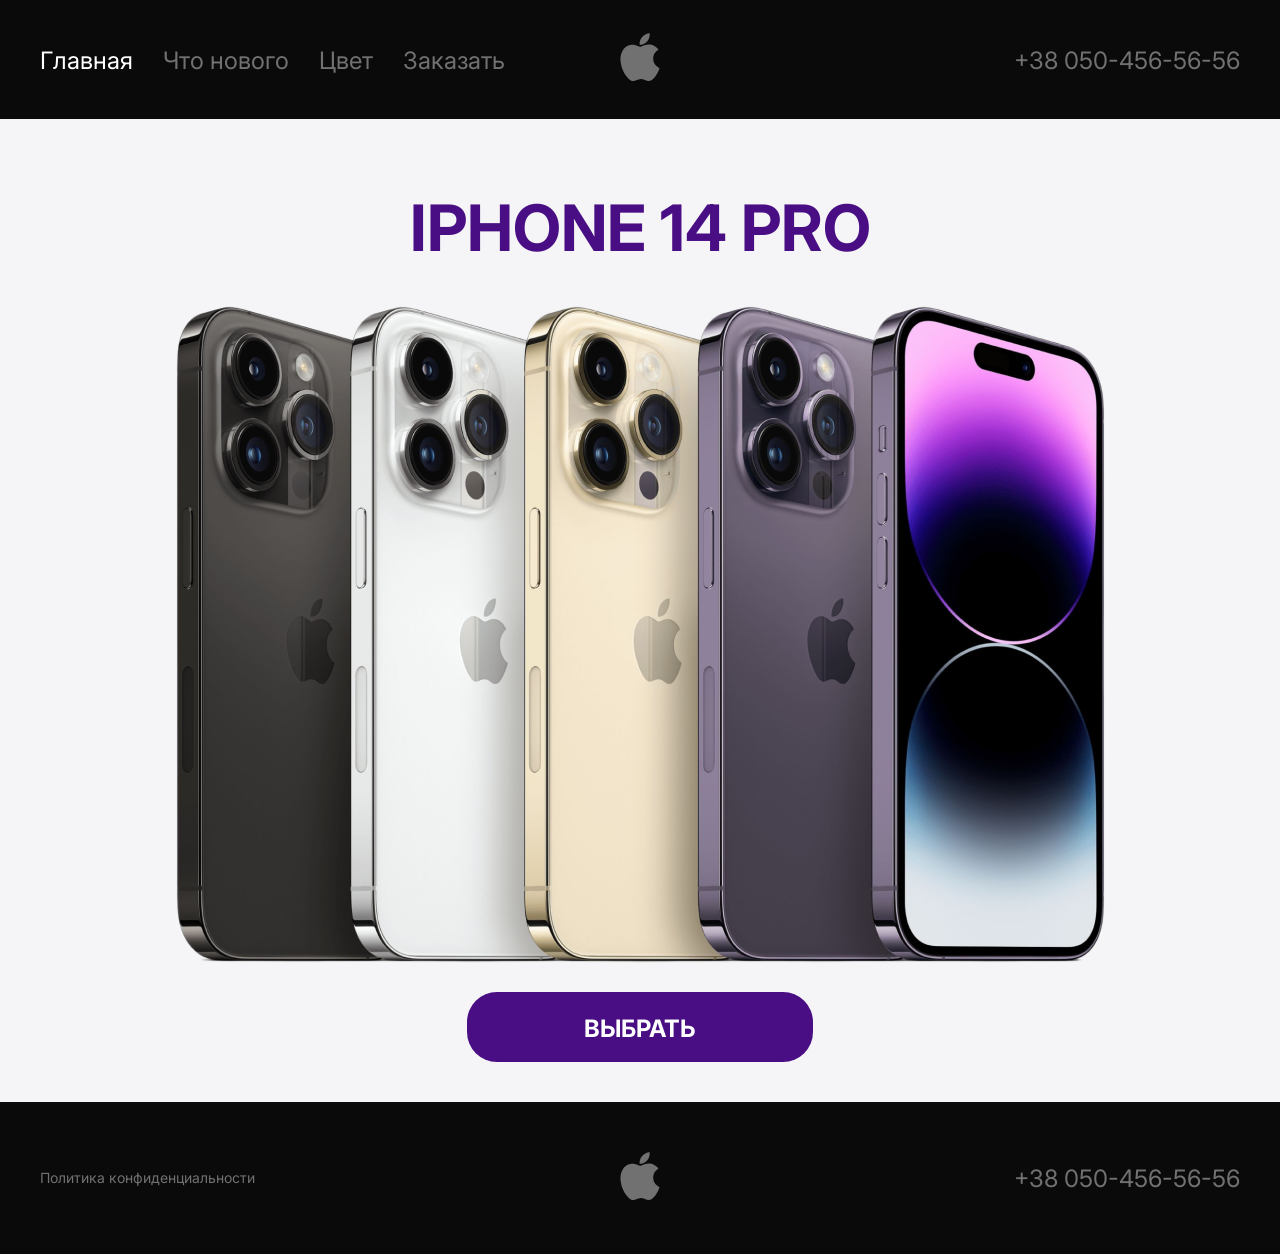
<file: index.html>
<!DOCTYPE html>
<html lang="ru">

<head>
    <meta charset="UTF-8">
    <meta name="viewport" content="width=device-width, initial-scale=1.0">
    <title>Iphone 14 pro</title>
    <link rel="preconnect" href="https://fonts.googleapis.com">
    <link rel="preconnect" href="https://fonts.gstatic.com" crossorigin>
    <link href="https://fonts.googleapis.com/css2?family=Inter:wght@400;700&display=swap" rel="stylesheet">
    <!-- Важно чтобы style.css был в самом конце, а normalie первым!!! -->
    <link rel="stylesheet" href="css/normalize.css"> 
    <link rel="stylesheet" href="css/style.css">
</head>

<body>
    <header class="header">
        <div class="container">
            <nav class="nav">
                <ul class="menu">
                    <li class="menu-item">
                        <a href="./index.html" class="menu-link">Главная</a>
                    </li>
                    <li class="menu-item">
                        <a href="./whatnew.html" class="menu-link">Что нового</a>
                    </li>
                    <li class="menu-item">
                        <a href="./color.html" class="menu-link">Цвет</a>
                    </li>
                    <li class="menu-item">
                        <a href="./order.html" class="menu-link">Заказать</a>
                    </li>
                </ul>
                <a class="logo" href="./index.html">
                    <img src="img/logo.svg" alt="Логотип сайта" class="logo-img">
                </a>
                <a href="tel:380504565656" class="phone">+38 050-456-56-56</a>
            </nav>
        </div>
    </header>

    <main class="main">
        <section class="headline">
            <div class="container">
                <h1 class="title">IPHONE 14 PRO</h1>
                <img src="img/iphone14pro.png" alt="IPHONE 14 PRO" class="headline-img">     
                <a href="#" class="headline-btn">ВЫБРАТЬ</a>
            </div>

        </section>

    </main>

    <footer class="footer">
        <div class="container">
            <div class="footer-inner">
                <a class="footer-link" href="#">Политика конфиденциальности</a>          
            <a class="logo">
                <img src="img/logo.svg" alt="Логотип сайта" class="logo-img">
            </a>
            <a href="tel:380504565656" class="phone">+38 050-456-56-56</a>
            </div>
        </div>
    </footer>


    <script src="./js/script.js" defer></script>

</body>

</html>
</file>
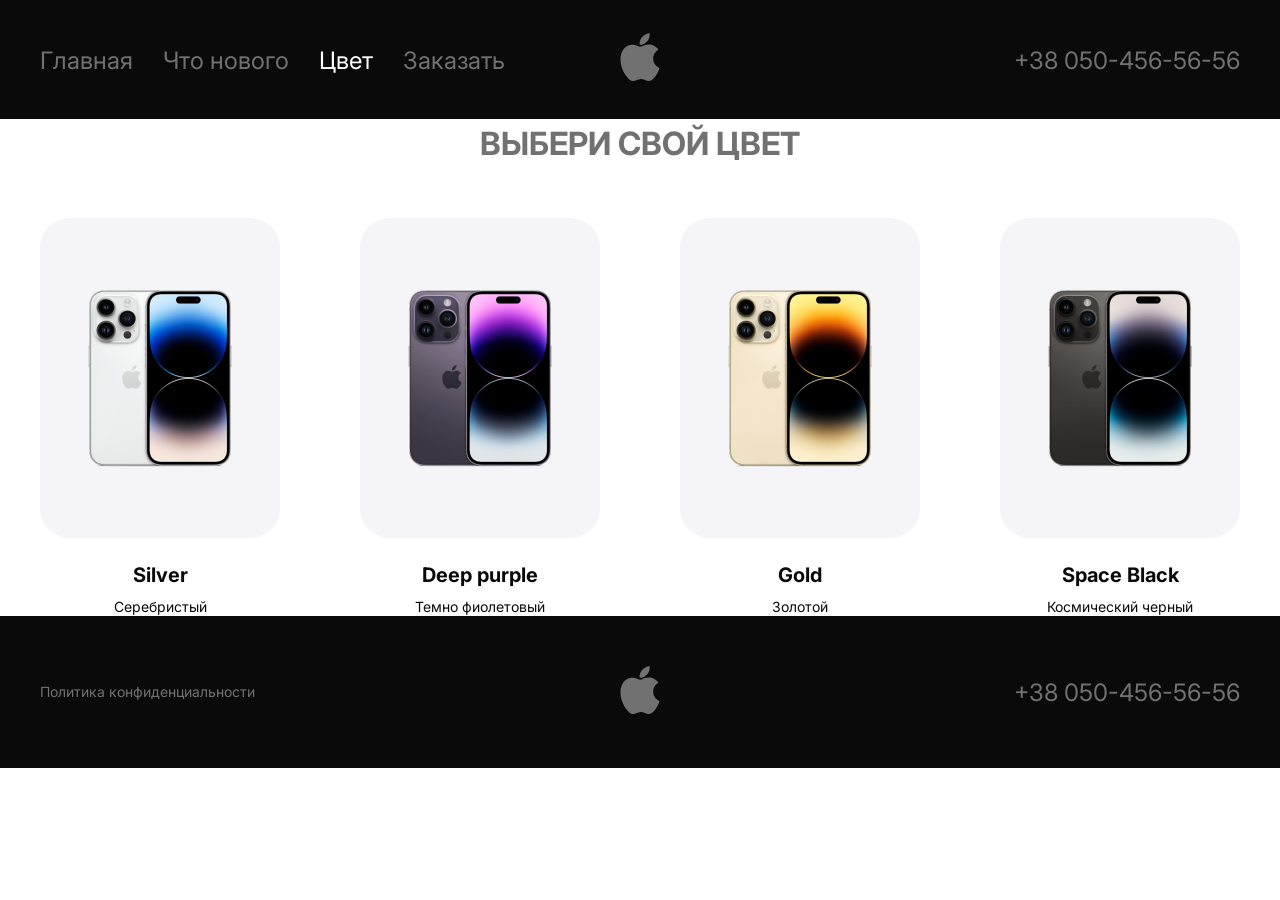
<file: color.html>
<!DOCTYPE html>
<html lang="ru">

<head>
    <meta charset="UTF-8">
    <meta name="viewport" content="width=device-width, initial-scale=1.0">
    <title>Iphone 14 pro</title>
    <link rel="preconnect" href="https://fonts.googleapis.com">
    <link rel="preconnect" href="https://fonts.gstatic.com" crossorigin>
    <link href="https://fonts.googleapis.com/css2?family=Inter:wght@400;700&display=swap" rel="stylesheet">
    <!-- Важно чтобы style.css был в самом конце, а normalie первым!!! -->
    <link rel="stylesheet" href="css/normalize.css"> 
    <link rel="stylesheet" href="css/style.css">
</head>

<body>
    <header class="header">
        <div class="container">
            <nav class="nav">
                <ul class="menu">
                    <li class="menu-item">
                        <a href="./index.html" class="menu-link">Главная</a>
                    </li>
                    <li class="menu-item">
                        <a href="./whatnew.html" class="menu-link">Что нового</a>
                    </li>
                    <li class="menu-item">
                        <a href="#" class="menu-link">Цвет</a>
                    </li>
                    <li class="menu-item">
                        <a href="./order.html" class="menu-link">Заказать</a>
                    </li>
                </ul>
                <a class="logo" href="./index.html">
                    <img src="img/logo.svg" alt="Логотип сайта" class="logo-img">
                </a>
                <a href="tel:380504565656" class="phone">+38 050-456-56-56</a>
            </nav>
        </div>
    </header>

    <main class="main">
       

        <div class="section-color">
            <div class="container">
                <h2 class="color-title">
                    ВЫБЕРИ СВОЙ ЦВЕТ
                </h2>
                <ul class="color-list">
                    <li class="color-item">
                        <img src="img/color-1.jpg" alt=" ">
                        <h3>Silver</h3>
                        <p>Серебристый</p>
                    </li>
                    <li class="color-item">
                        <img src="img/color-2.jpg" alt="">
                        <h3>Deep purple</h3>
                        <p>Темно фиолетовый</p>
                    </li>
                    <li class="color-item">
                        <img src="img/color-3.jpg" alt="">
                        <h3>Gold</h3>
                        <p>Золотой</p>
                    </li>
                    <li class="color-item">
                        <img src="img/color-4.jpg" alt="">
                        <h3>Space Black</h3>
                        <p>Космический черный</p>
                    </li>
                </ul> 
            </div>
        </div>
    </section>

    

    </main>

    <footer class="footer">
        <div class="container">
            <div class="footer-inner">
                <a class="footer-link" href="#">Политика конфиденциальности</a>          
            <a class="logo">
                <img src="img/logo.svg" alt="Логотип сайта" class="logo-img">
            </a>
            <a href="tel:380504565656" class="phone">+38 050-456-56-56</a>
            </div>
        </div>
    </footer>

    <script src="./js/script.js" defer></script>


</body>

</html>
</file>
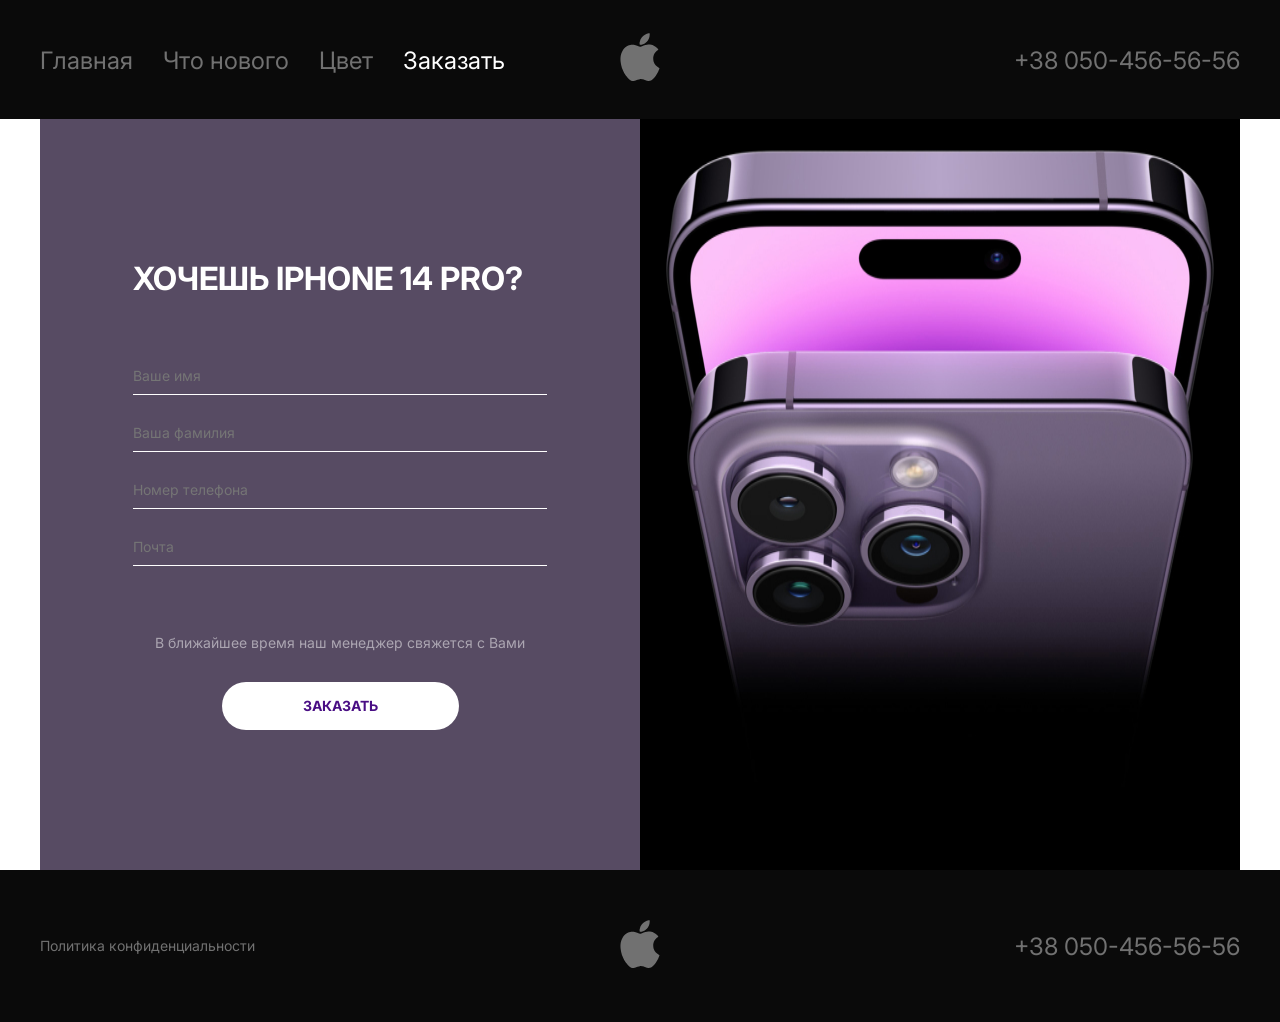
<file: order.html>
<!DOCTYPE html>
<html lang="ru">

<head>
    <meta charset="UTF-8">
    <meta name="viewport" content="width=device-width, initial-scale=1.0">
    <title>Iphone 14 pro</title>
    <link rel="preconnect" href="https://fonts.googleapis.com">
    <link rel="preconnect" href="https://fonts.gstatic.com" crossorigin>
    <link href="https://fonts.googleapis.com/css2?family=Inter:wght@400;700&display=swap" rel="stylesheet">
    <!-- Важно чтобы style.css был в самом конце, а normalie первым!!! -->
    <link rel="stylesheet" href="css/normalize.css"> 
    <link rel="stylesheet" href="css/style.css">
</head>

<body>
    <header class="header">
        <div class="container">
            <nav class="nav">
                <ul class="menu">
                    <li class="menu-item">
                        <a href="./index.html" class="menu-link">Главная</a>
                    </li>
                    <li class="menu-item">
                        <a href="./whatnew.html" class="menu-link">Что нового</a>
                    </li>
                    <li class="menu-item">
                        <a href="./color.html" class="menu-link">Цвет</a>
                    </li>
                    <li class="menu-item">
                        <a href="#" class="menu-link">Заказать</a>
                    </li>
                </ul>
                <a class="logo" href="./index.html">
                    <img src="img/logo.svg" alt="Логотип сайта" class="logo-img">
                </a>
                <a href="tel:380504565656" class="phone">+38 050-456-56-56</a>
            </nav>
        </div>
    </header>

    <main class="main">
       

    
    <section class="contacts">
        <div class="container">
            <div class="contacts-inner">
                <form class="contacts-form" action="#">
                    <h2 class="contacts-title">ХОЧЕШЬ IPHONE 14 PRO?</h2>
                    <input type="text" class="contacts-input" name="firstName" placeholder="Ваше имя">
                    <input type="text" class="contacts-input" name="lastName" placeholder="Ваша фамилия">
                    <input type="tel" class="contacts-input" placeholder="Номер телефона">
                    <input type="email" class="contacts-input" name="email" id="email" placeholder="Почта"><br>
                    <p>В ближайшее время наш менеджер свяжется с Вами</p>
                    <button type="submit"><b>ЗАКАЗАТЬ</b></button>

                </form>
                <img src="img/contact.jpg" alt="iphone14contact">
            </div>
        </div>
    </section> 

    </main>

    <footer class="footer">
        <div class="container">
            <div class="footer-inner">
                <a class="footer-link" href="#">Политика конфиденциальности</a>          
            <a class="logo">
                <img src="img/logo.svg" alt="Логотип сайта" class="logo-img">
            </a>
            <a href="tel:380504565656" class="phone">+38 050-456-56-56</a>
            </div>
        </div>
    </footer>

    <script src="./js/script.js" defer></script>
    <script src="./js/form-order.js" defer></script>


</body>

</html>
</file>
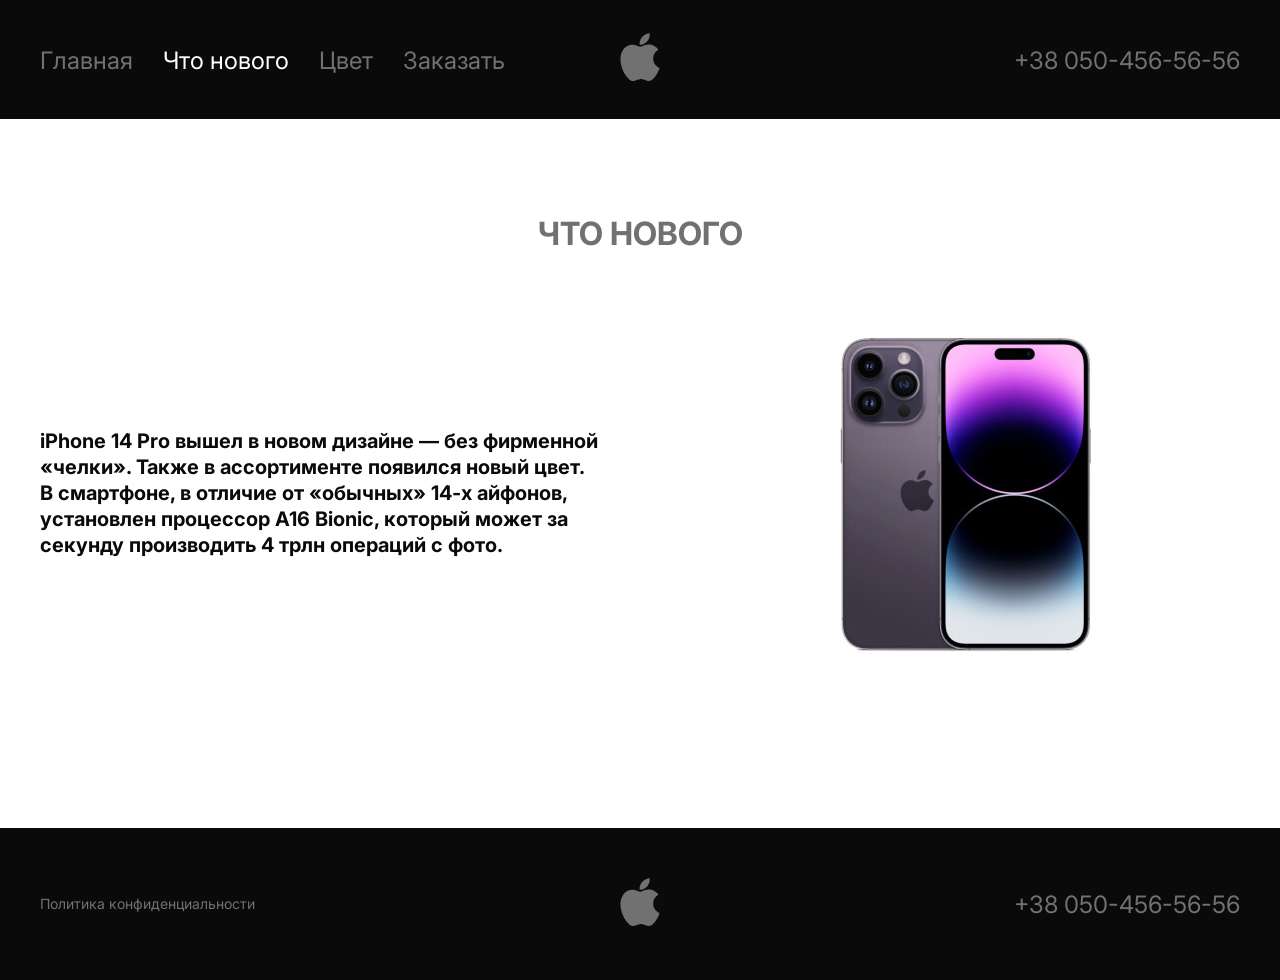
<file: whatnew.html>
<!DOCTYPE html>
<html lang="ru">

<head>
    <meta charset="UTF-8">
    <meta name="viewport" content="width=device-width, initial-scale=1.0">
    <title>Iphone 14 pro</title>
    <link rel="preconnect" href="https://fonts.googleapis.com">
    <link rel="preconnect" href="https://fonts.gstatic.com" crossorigin>
    <link href="https://fonts.googleapis.com/css2?family=Inter:wght@400;700&display=swap" rel="stylesheet">
    <!-- Важно чтобы style.css был в самом конце, а normalie первым!!! -->
    <link rel="stylesheet" href="css/normalize.css"> 
    <link rel="stylesheet" href="css/style.css">
</head>

<body>
    <header class="header">
        <div class="container">
            <nav class="nav">
                <ul class="menu">
                    <li class="menu-item">
                        <a href="./index.html" class="menu-link">Главная</a>
                    </li>
                    <li class="menu-item">
                        <a href="#" class="menu-link">Что нового</a>
                    </li>
                    <li class="menu-item">
                        <a href="./color.html" class="menu-link">Цвет</a>
                    </li>
                    <li class="menu-item">
                        <a href="./order.html" class="menu-link">Заказать</a>
                    </li>
                </ul>
                <a class="logo" href="./index.html">
                    <img src="img/logo.svg" alt="Логотип сайта" class="logo-img">
                </a>
                <a href="tel:380504565656" class="phone">+38 050-456-56-56</a>
            </nav>
        </div>
    </header>

    <main class="main">
        

        <section class="news">
            <div class="container">
                <h2 class="news-title">ЧТО НОВОГО</h2>
                <div class="news-info">
                    <div class="news-text">
                        <p>
                            Все модели оснащены однокристальной системой A16 Bionic, 48-мегапиксельной основной камерой и экранами ProMotion с защитой Ceramic Shield и частотным диапазоном 1 — 120 Гц, а также ускоренной памятью LPDDR5. Дизайн линейки обновлен, на фронтальной панели смартфонов два выреза. 
                        </p>
                        <p>
                            Все iPhone 14 в США будут продаваться без лотка для SIM-карт: производитель заявляет, что улучшенная технология eSIM позволит перенести старые электронные сим-карты на новые смартфоны.
                        </p>
                        <p>
                            Обновлены фронтальная камера (она снабжена 
                            автофокусом и быстрее распознает пользователя 
                            в условиях недостаточной освещенности) и 
                            сенсор основной камеры.
                        </p>
                        <b>iPhone 14 Pro вышел в новом дизайне — без фирменной «челки». Также в ассортименте появился новый цвет. В смартфоне, в отличие от «обычных» 14-х айфонов, установлен процессор A16 Bionic, который может за секунду производить 4 трлн операций с фото.</b>
                    </div>
                    <img class="images-news" src="img/iphone14.jpg" alt="iphone14">
                </div>
            </div>
        

    
    
  
    </section> 

    </main>

    <footer class="footer">
        <div class="container">
            <div class="footer-inner">
                <a class="footer-link" href="#">Политика конфиденциальности</a>          
            <a class="logo">
                <img src="img/logo.svg" alt="Логотип сайта" class="logo-img">
            </a>
            <a href="tel:380504565656" class="phone">+38 050-456-56-56</a>
            </div>
        </div>
    </footer>

    <script src="./js/script.js" defer></script>
    <script src="./js/whatnew-animation.js" defer></script>


</body>

</html>
</file>
<file: css/style.css>
a {
    text-decoration: none;
    color: inherit;
    /* цвет будет брать у родителя */
}

ul {
    margin: 0;
    padding: 0;
    list-style: none;
}

/* Весь текст на сайте */
body {
    font-family: 'Inter', sans-serif;
    font-size: 14px;
    line-height: 18px;
    font-weight: 400;
    color: #0a0a0a;
}

.header {
    background-color: #0a0a0a;
    padding: 33px 0 32px;
    /* сверху 33px , слева, справа - 0, снизу 32px*/
    font-size: 24px;
    line-height: 29px;
    color: #717171;
}

.container {
    width: 1200px;
    margin: 0 auto;
    padding: 0 15px;
}

/* родитель навигаии для (ul, ссылка, телефон, лого) */
.nav {
    display: flex;
    justify-content: space-between;
    /* Для того, чтобы элементы расположились слева, по центру и справа*/
    align-items: center;
}

.menu {
    display: flex;
    flex-grow: 1;
    flex-basis: 0;
}

.phone {
    flex-grow: 1;
    flex-basis: 0;
    text-align: right;
    font-size: 24px;
    line-height: 29px;
}

.menu-item {
    padding-right: 30px;
}

.headline {
    background-color: #F5F5F7;
    text-align: center;
    padding: 70px 0 40px;
}

.title {
    text-transform: uppercase;
    margin: 0 0 40px;
    color: #490E84;
    font-weight: 700;
    font-size: 64px;
    line-height: 77px;
}

.headline-img {
    margin-bottom: 25px;
}

.headline-btn {
    display: inline-block;
    font-weight: 700;
    font-size: 24px;
    line-height: 29px;
    text-transform: uppercase;
    color: #FFFFFF;
    background-color: #490E84;
    padding: 22px 117px 19px;
    border-radius: 30px;
}

.news {
    padding: 90px 0 150px;

}

.news-title,
.color-title {
    margin: 0 0 50px;
    text-transform: uppercase;
    text-align: center;
    color: #717171;
    font-size: 32px;
    line-height: 49px;
    font-weight: 700;
}

.news-info {
    display: flex;
    align-items: center;

}

.news-text p {
    max-width: 560px;
    margin: 0 0 30px;
}

.news-text b {
    max-width: 560px;
    font-size: 20px;
    line-height: 26px;
    display: block;
}

.images-news {
    margin-left: 190px;
}

.color {
    padding-bottom: 150px;
}

.color-list {
    display: flex;
    justify-content: space-between;
    text-align: center;
}

.color-item img {
    margin-bottom: 20px;
}

.color-item h3 {
    font-size: 20px;
    line-height: 26px;
    margin: 0 0 10px;
}

.color-item p {
    margin: 0;
}

.contacts-inner {
    display: flex;
    background-color: #574B63;
    color: #fff;
}

.contacts-form {
    width: 100%;
    padding: 140px 93px;
    text-align: center;
}

.contacts-title {
    margin: 0 0 60px;
    text-transform: uppercase;
    font-size: 32px;
    line-height: 39px;
    text-align: left;
}

.contacts-input {
    padding: 10px 0;
    border: none;
    border-bottom: 1px solid #fff;
    display: block;
    width: 100%;
    margin-bottom: 20px;
    background-color: #574B63;
}

.contacts-input ::placeholder {
    font-size: 14px;
    line-height: 18px;
    color: #fff;
    opacity: .5;
    font-family: 'Inter', sans-serif;
    font-weight: 400;
}

.contacts-form p {
    opacity: 0.5;
    text-align: center;
    margin: 30px 0;
}

.contacts-form button {
    border: none;
    text-transform: uppercase;
    color: #490E84;
    background-color: #fff;
    border-radius: 30px;
    padding: 16px 81px;
    font-weight: 400;
    cursor: pointer;

}

.footer {
    background-color: #0A0A0A;
}

.footer-link {
    flex-basis: 0;
    flex-grow: 1;
}

.footer-inner {
    color: #717171;
    display: flex;
    align-items: center;
    justify-content: space-between;
    padding: 50px 0;
}
</file>
